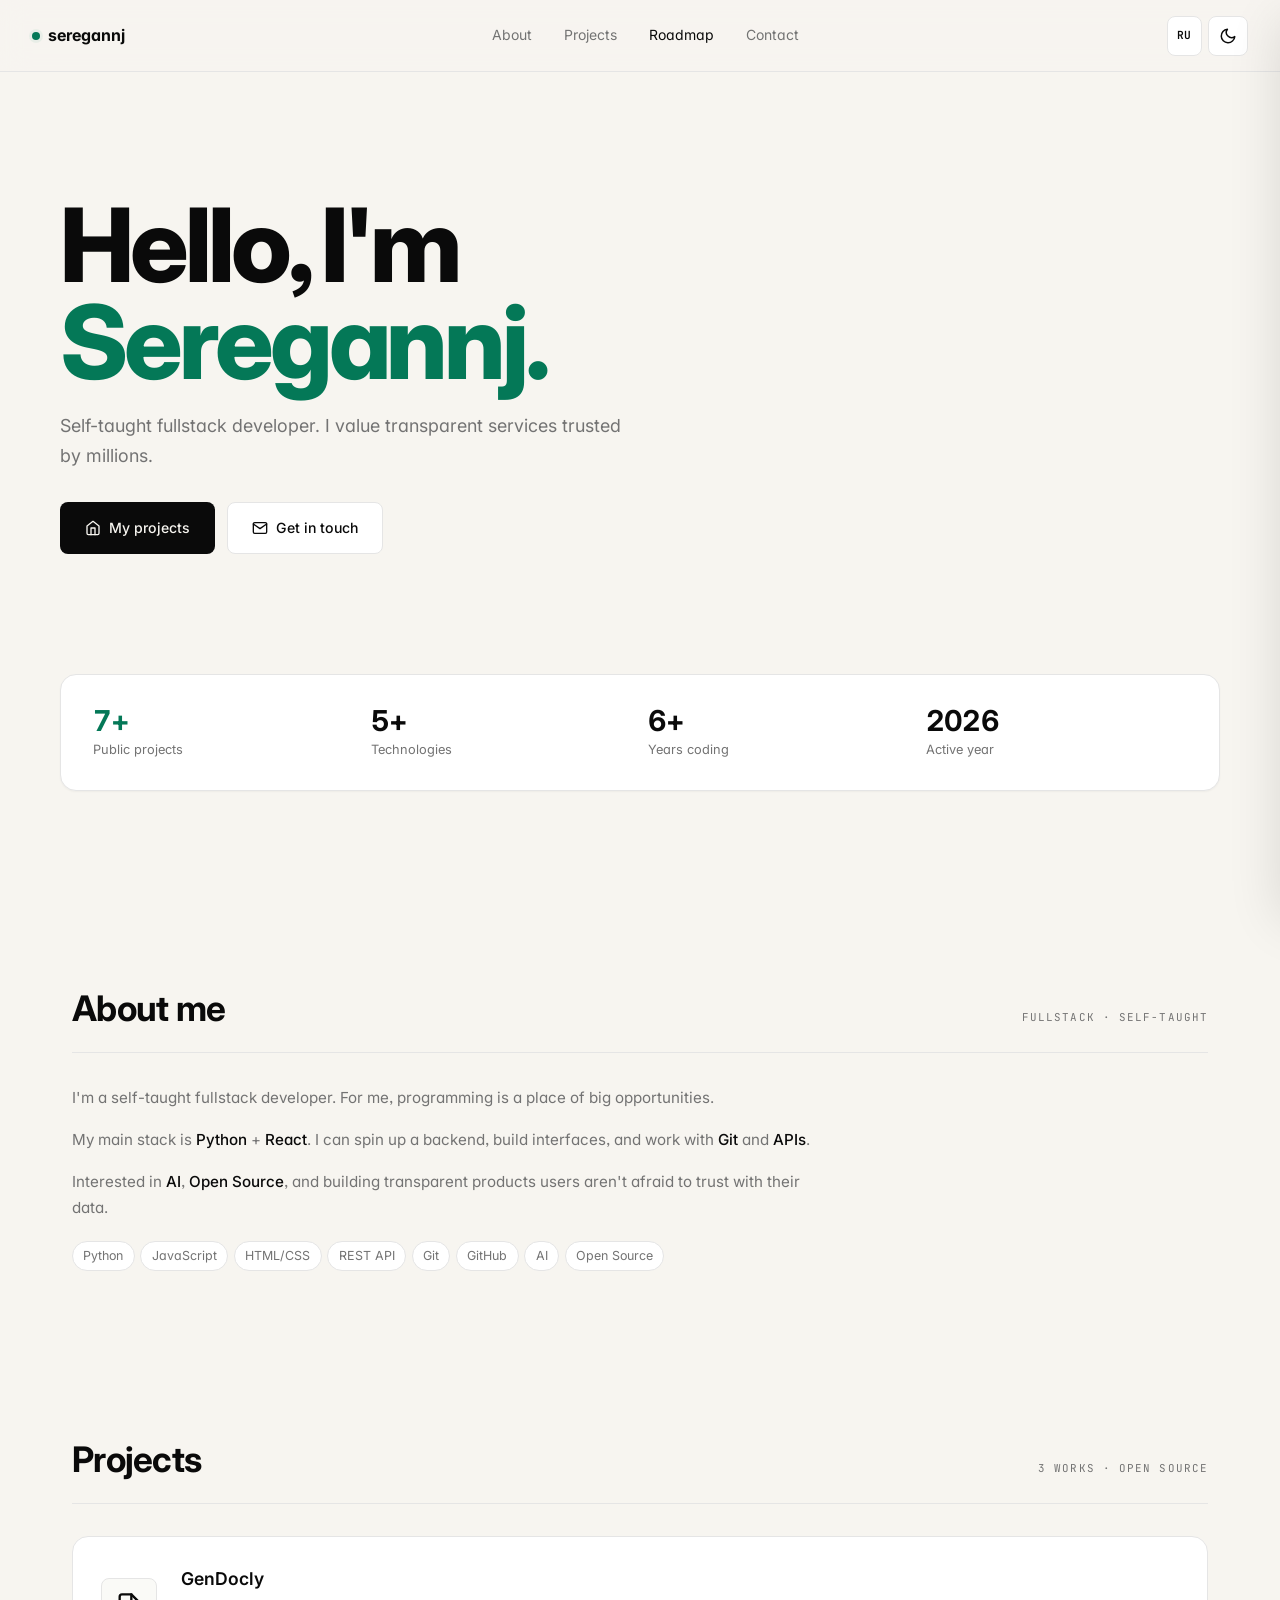
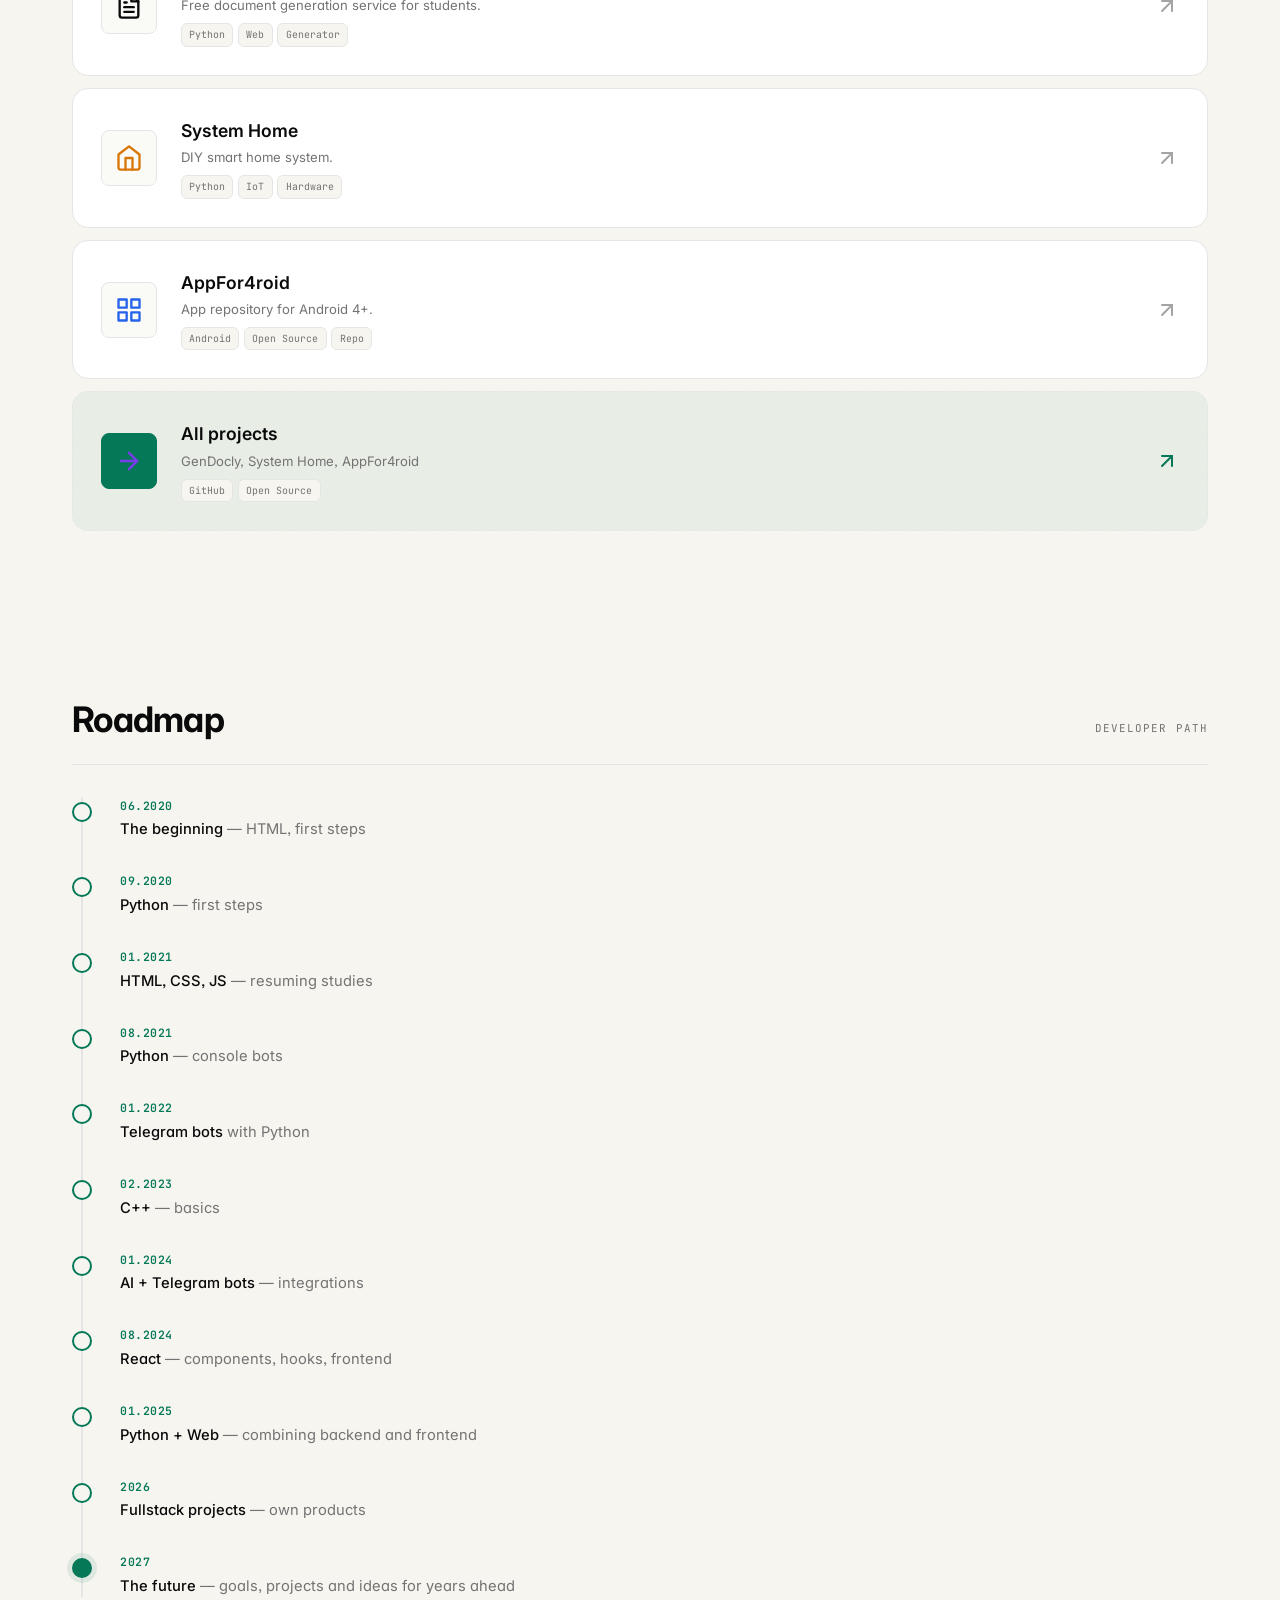
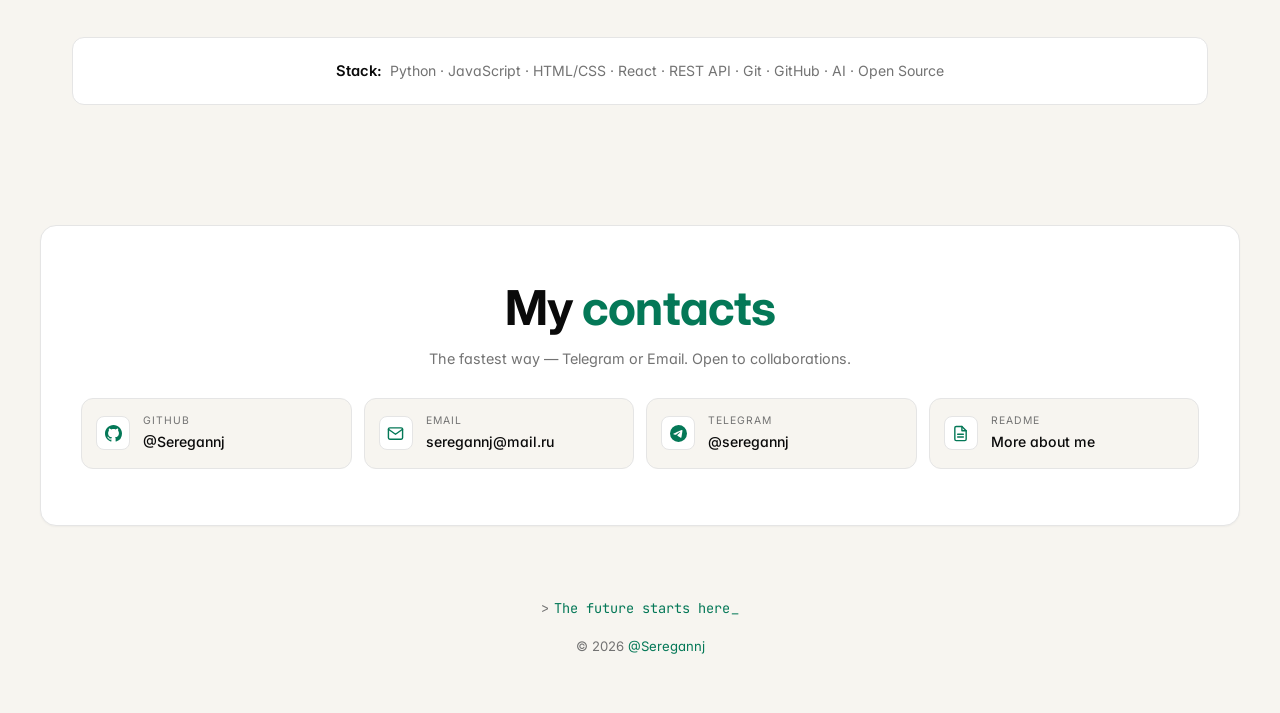
<file: index.html>
<!DOCTYPE html>
<html lang="ru">
<head>
<meta charset="UTF-8">
<script>(function(){try{var t=localStorage.getItem('p:theme');if(t!=='light'&&t!=='dark')t=window.matchMedia('(prefers-color-scheme:dark)').matches?'dark':'light';document.documentElement.setAttribute('data-theme',t)}catch(e){}})();</script>
<meta name="robots" content="noindex" />
<meta name="viewport" content="width=device-width,initial-scale=1.0,viewport-fit=cover">
<meta name="color-scheme" content="light dark">
<title>Серёга — Fullstack Developer</title>
<meta name="description" content="Серёга — fullstack-разработчик-самоучка. Python, React, Open Source, AI.">
<meta property="og:type" content="website">
<meta property="og:title" content="Серёга — Fullstack Developer">
<meta property="og:description" content="Fullstack-разработчик-самоучка. Ценю прозрачные сервисы, которым доверяют миллионы.">
<meta property="og:image" content="https://seregannj.is-a.dev/og.png">
<meta property="og:locale" content="ru_RU">
<meta name="twitter:card" content="summary_large_image">
<link rel="icon" href="data:image/svg+xml,%3Csvg xmlns='http://www.w3.org/2000/svg' viewBox='0 0 32 32'%3E%3Crect width='32' height='32' rx='8' fill='%230a0a0a'/%3E%3Ccircle cx='16' cy='16' r='6' fill='%23047857'/%3E%3C/svg%3E">
<link rel="preconnect" href="https://fonts.googleapis.com">
<link rel="preconnect" href="https://fonts.gstatic.com" crossorigin>
<link href="https://fonts.googleapis.com/css2?family=Inter:wght@300;400;500;600;700;800;900&family=JetBrains+Mono:wght@400;500&display=swap" rel="stylesheet">
<link rel="stylesheet" href="styles.css">
</head>
<body>

<nav>
  <a href="index.html" class="logo"><span class="dot"></span>seregannj</a>
  <ul>
    <li><a href="index.html#about" data-i18n="nav_about">Обо мне</a></li>
    <li><a href="index.html#work" data-i18n="nav_work">Проекты</a></li>
    <li><a href="index.html#roadmap" data-i18n="nav_roadmap">Дорожная карта</a></li>
    <li><a href="index.html#contact" data-i18n="nav_contact">Контакты</a></li>
  </ul>
  <div class="nav-actions">
    <button class="icon-btn lang-toggle" id="langToggle" type="button" aria-label="Switch language">EN</button>
    <button class="icon-btn" id="themeToggle" type="button" aria-label="Toggle theme">
      <svg class="theme-icon moon" viewBox="0 0 24 24" fill="none" stroke="currentColor" stroke-width="2" stroke-linecap="round" stroke-linejoin="round"><path d="M21 12.79A9 9 0 1 1 11.21 3 7 7 0 0 0 21 12.79z"/></svg>
      <svg class="theme-icon sun" viewBox="0 0 24 24" fill="none" stroke="currentColor" stroke-width="2" stroke-linecap="round" stroke-linejoin="round"><circle cx="12" cy="12" r="5"/><line x1="12" y1="1" x2="12" y2="3"/><line x1="12" y1="21" x2="12" y2="23"/><line x1="4.22" y1="4.22" x2="5.64" y2="5.64"/><line x1="18.36" y1="18.36" x2="19.78" y2="19.78"/><line x1="1" y1="12" x2="3" y2="12"/><line x1="21" y1="12" x2="23" y2="12"/><line x1="4.22" y1="19.78" x2="5.64" y2="18.36"/><line x1="18.36" y1="5.64" x2="19.78" y2="4.22"/></svg>
    </button>
    <button class="menu-btn" id="menuBtn" type="button" aria-label="Open menu" aria-expanded="false">
      <span class="menu-btn-inner"><span></span><span></span><span></span></span>
    </button>
  </div>
</nav>

<div class="nav-backdrop" id="navBackdrop"></div>

<aside class="nav-panel" id="navPanel" aria-label="Menu" aria-hidden="true">
  <div class="nav-panel-head">
    <span data-i18n="menu_title">Меню</span>
    <button class="icon-btn" id="closeBtn" type="button" aria-label="Close">
      <svg viewBox="0 0 24 24" width="18" height="18" fill="none" stroke="currentColor" stroke-width="2" stroke-linecap="round"><line x1="18" y1="6" x2="6" y2="18"/><line x1="6" y1="6" x2="18" y2="18"/></svg>
    </button>
  </div>
  <ul>
    <li><a href="index.html#about" tabindex="-1" data-i18n="nav_about">Обо мне</a></li>
    <li><a href="index.html#work" tabindex="-1" data-i18n="nav_work">Проекты</a></li>
    <li><a href="index.html#roadmap" tabindex="-1" data-i18n="nav_roadmap">Дорожная карта</a></li>
    <li><a href="index.html#contact" tabindex="-1" data-i18n="nav_contact">Контакты</a></li>
    <li><a href="projects.html" tabindex="-1" data-i18n="all_projects_title">Все проекты</a></li>
  </ul>
  <div class="nav-panel-foot">Sergey · 2026</div>
</aside>

<main>

<header class="hero">
  <h1><span data-i18n="hero_greeting">Привет, я</span><br><span class="accent" data-i18n="hero_name">Серёга.</span></h1>
  <p class="lead" data-i18n="hero_lead" data-i18n-html>Fullstack-разработчик-самоучка. Ценю прозрачные сервисы, которым доверяют миллионы.</p>
  <div class="hero-actions">
    <a href="#work" class="btn btn-primary">
      <svg viewBox="0 0 24 24" fill="none" stroke="currentColor" stroke-width="2" stroke-linecap="round" stroke-linejoin="round"><path d="M3 9l9-7 9 7v11a2 2 0 0 1-2 2H5a2 2 0 0 1-2-2z"/><polyline points="9 22 9 12 15 12 15 22"/></svg>
      <span data-i18n="btn_projects">Мои проекты</span>
    </a>
    <a href="#contact" class="btn btn-secondary">
      <svg viewBox="0 0 24 24" fill="none" stroke="currentColor" stroke-width="2" stroke-linecap="round" stroke-linejoin="round"><path d="M4 4h16c1.1 0 2 .9 2 2v12c0 1.1-.9 2-2 2H4c-1.1 0-2-.9-2-2V6c0-1.1.9-2 2-2z"/><polyline points="22,6 12,13 2,6"/></svg>
      <span data-i18n="btn_contact">Связаться</span>
    </a>
  </div>
  <div class="stats-bar">
    <div><div class="stat-n green" data-i18n="stat1_num">7+</div><div class="stat-l" data-i18n="stat1_label">Публичных проектов</div></div>
    <div><div class="stat-n" data-i18n="stat2_num">5+</div><div class="stat-l" data-i18n="stat2_label">Технологий</div></div>
    <div><div class="stat-n" data-i18n="stat3_num">6+</div><div class="stat-l" data-i18n="stat3_label">Лет в разработке</div></div>
    <div><div class="stat-n" data-i18n="stat4_num">2026</div><div class="stat-l" data-i18n="stat4_label">Активный год</div></div>
  </div>
</header>

<section id="about" class="reveal">
  <div class="section-header">
    <h2 data-i18n="about_title">Обо мне</h2>
    <span class="meta" data-i18n="about_meta">FULLSTACK · SELF-TAUGHT</span>
  </div>
  <div class="about-text">
    <p data-i18n="about_p1" data-i18n-html>Я fullstack-разработчик-самоучка. Для меня программирование — место больших возможностей.</p>
    <p data-i18n="about_p2" data-i18n-html>Основной стек — <strong>Python</strong> + <strong>React</strong>. Умею поднимать бэкенд, верстать интерфейсы, работать с <strong>Git</strong> и <strong>API</strong>.</p>
    <p data-i18n="about_p3" data-i18n-html>Интересуюсь <strong>AI</strong>, <strong>Open Source</strong> и тем, как делать прозрачные продукты, которым не страшно доверить свои данные.</p>
    <div class="tags"><span>Python</span><span>JavaScript</span><span>HTML/CSS</span><span>REST API</span><span>Git</span><span>GitHub</span><span>AI</span><span>Open Source</span></div>
  </div>
</section>

<section id="work" class="reveal">
  <div class="section-header">
    <h2 data-i18n="projects_title">Проекты</h2>
    <span class="meta" data-i18n="projects_meta">3 РАБОТЫ · OPEN SOURCE</span>
  </div>
  <div class="projects">
    <a href="https://github.com/seregannj/gendocly" target="_blank" rel="noopener" class="project">
      <div class="project-icon"><svg viewBox="0 0 24 24" fill="none" stroke="currentColor" stroke-width="2" stroke-linecap="round" stroke-linejoin="round"><path d="M14 2H6a2 2 0 0 0-2 2v16a2 2 0 0 0 2 2h12a2 2 0 0 0 2-2V8z"/><polyline points="14 2 14 8 20 8"/><line x1="16" y1="13" x2="8" y2="13"/><line x1="16" y1="17" x2="8" y2="17"/><polyline points="10 9 9 9 8 9"/></svg></div>
      <div class="project-info">
        <h3 data-i18n="proj1_title">GenDocly</h3>
        <p data-i18n="proj1_desc">Бесплатный сервис генерации документов для студентов.</p>
        <div class="project-tags"><span>Python</span><span>Web</span><span>Generator</span></div>
      </div>
      <svg class="project-arrow" viewBox="0 0 24 24" fill="none" stroke="currentColor" stroke-width="2" stroke-linecap="round" stroke-linejoin="round"><line x1="7" y1="17" x2="17" y2="7"/><polyline points="7 7 17 7 17 17"/></svg>
    </a>
    <a href="https://github.com/seregannj/system-home" target="_blank" rel="noopener" class="project">
      <div class="project-icon"><svg viewBox="0 0 24 24" fill="none" stroke="currentColor" stroke-width="2" stroke-linecap="round" stroke-linejoin="round"><path d="M3 9l9-7 9 7v11a2 2 0 0 1-2 2H5a2 2 0 0 1-2-2z"/><polyline points="9 22 9 12 15 12 15 22"/></svg></div>
      <div class="project-info">
        <h3 data-i18n="proj2_title">System Home</h3>
        <p data-i18n="proj2_desc">Умный дом своими руками.</p>
        <div class="project-tags"><span>Python</span><span>IoT</span><span>Hardware</span></div>
      </div>
      <svg class="project-arrow" viewBox="0 0 24 24" fill="none" stroke="currentColor" stroke-width="2" stroke-linecap="round" stroke-linejoin="round"><line x1="7" y1="17" x2="17" y2="7"/><polyline points="7 7 17 7 17 17"/></svg>
    </a>
    <a href="https://github.com/seregannj/repo-helper-android-4" target="_blank" rel="noopener" class="project">
      <div class="project-icon"><svg viewBox="0 0 24 24" fill="none" stroke="currentColor" stroke-width="2" stroke-linecap="round" stroke-linejoin="round"><rect x="3" y="3" width="7" height="7"/><rect x="14" y="3" width="7" height="7"/><rect x="3" y="14" width="7" height="7"/><rect x="14" y="14" width="7" height="7"/></svg></div>
      <div class="project-info">
        <h3 data-i18n="proj3_title">AppFor4roid</h3>
        <p data-i18n="proj3_desc">Репозиторий приложений для Android 4+.</p>
        <div class="project-tags"><span>Android</span><span>Open Source</span><span>Repo</span></div>
      </div>
      <svg class="project-arrow" viewBox="0 0 24 24" fill="none" stroke="currentColor" stroke-width="2" stroke-linecap="round" stroke-linejoin="round"><line x1="7" y1="17" x2="17" y2="7"/><polyline points="7 7 17 7 17 17"/></svg>
    </a>

    <!-- CTA-карточка -->
    <a href="projects.html" class="project project-cta">
      <div class="project-icon"><svg viewBox="0 0 24 24" fill="none" stroke="currentColor" stroke-width="2" stroke-linecap="round" stroke-linejoin="round"><line x1="5" y1="12" x2="19" y2="12"/><polyline points="12 5 19 12 12 19"/></svg></div>
      <div class="project-info">
        <h3 data-i18n="cta_title">Все проекты</h3>
        <p data-i18n="all_projects_desc">GenDocly, System Home, AppFor4roid</p>
        <div class="project-tags"><span>GitHub</span><span>Open Source</span></div>
      </div>
      <svg class="project-arrow" viewBox="0 0 24 24" fill="none" stroke="currentColor" stroke-width="2" stroke-linecap="round" stroke-linejoin="round"><line x1="7" y1="17" x2="17" y2="7"/><polyline points="7 7 17 7 17 17"/></svg>
    </a>
  </div>
</section>

<section id="roadmap" class="reveal">
  <div class="section-header">
    <h2 data-i18n="rm_title">Дорожная карта</h2>
    <span class="meta" data-i18n="rm_meta">ПУТЬ РАЗРАБОТЧИКА</span>
  </div>
  <div class="timeline">
    <div class="timeline-item"><div class="timeline-dot"></div><div class="tl-date">06.2020</div><div class="tl-text" data-i18n="tl1" data-i18n-html><strong>Начало пути</strong> — HTML, первые шаги</div></div>
    <div class="timeline-item"><div class="timeline-dot"></div><div class="tl-date">09.2020</div><div class="tl-text" data-i18n="tl2" data-i18n-html><strong>Python</strong> — первые шаги</div></div>
    <div class="timeline-item"><div class="timeline-dot"></div><div class="tl-date">01.2021</div><div class="tl-text" data-i18n="tl3" data-i18n-html><strong>HTML, CSS, JS</strong> — возобновление учёбы</div></div>
    <div class="timeline-item"><div class="timeline-dot"></div><div class="tl-date">08.2021</div><div class="tl-text" data-i18n="tl4" data-i18n-html><strong>Python</strong> — консольные боты</div></div>
    <div class="timeline-item"><div class="timeline-dot"></div><div class="tl-date">01.2022</div><div class="tl-text" data-i18n="tl5" data-i18n-html><strong>Telegram-боты</strong> на Python</div></div>
    <div class="timeline-item"><div class="timeline-dot"></div><div class="tl-date">02.2023</div><div class="tl-text" data-i18n="tl6" data-i18n-html><strong>C++</strong> — основы</div></div>
    <div class="timeline-item"><div class="timeline-dot"></div><div class="tl-date">01.2024</div><div class="tl-text" data-i18n="tl7" data-i18n-html><strong>AI + Telegram-боты</strong> — интеграции</div></div>
    <div class="timeline-item"><div class="timeline-dot"></div><div class="tl-date">08.2024</div><div class="tl-text" data-i18n="tl8" data-i18n-html><strong>React</strong> — компоненты, хуки, frontend</div></div>
    <div class="timeline-item"><div class="timeline-dot"></div><div class="tl-date">01.2025</div><div class="tl-text" data-i18n="tl9" data-i18n-html><strong>Python + Web</strong> — совмещение бэкенда и фронта</div></div>
    <div class="timeline-item"><div class="timeline-dot"></div><div class="tl-date">2026</div><div class="tl-text" data-i18n="tl10" data-i18n-html><strong>Fullstack-проекты</strong> — собственные продукты</div></div>
    <div class="timeline-item"><div class="timeline-dot"></div><div class="tl-date">2027</div><div class="tl-text" data-i18n="tl11" data-i18n-html><strong>Будущее</strong> — цели, проекты и идеи на годы вперёд</div></div>
  </div>
  <div class="stack-summary">
    <span class="ss-label" data-i18n="ss_label">Стек:</span>
    <span class="ss-items">Python · JavaScript · HTML/CSS · React · REST API · Git · GitHub · AI · Open Source</span>
  </div>
</section>

<section id="contact" class="contact reveal">
  <h2><span data-i18n="contact_prep">Мои</span> <span class="green" data-i18n="contact_green">контакты</span></h2>
  <p data-i18n="contact_desc">Самый быстрый способ — Telegram или Email. Открыт к коллаборациям.</p>
  <div class="contact-grid">
    <a href="https://github.com/Seregannj" target="_blank" rel="noopener" class="contact-card">
      <div class="contact-card-icon"><svg viewBox="0 0 24 24" fill="currentColor"><path d="M12 0C5.37 0 0 5.37 0 12c0 5.31 3.435 9.795 8.205 11.385.6.105.825-.255.825-.57 0-.285-.015-1.23-.015-2.235-3.015.555-3.795-.735-4.035-1.41-.135-.345-.72-1.41-1.23-1.695-.42-.225-1.02-.78-.015-.795.945-.015 1.62.87 1.845 1.23 1.08 1.815 2.805 1.305 3.495.99.105-.78.42-1.305.765-1.605-2.67-.3-5.46-1.335-5.46-5.925 0-1.305.465-2.385 1.23-3.225-.12-.3-.54-1.53.12-3.18 0 0 1.005-.315 3.3 1.23.96-.27 1.98-.405 3-.405s2.04.135 3 .405c2.295-1.56 3.3-1.23 3.3-1.23.66 1.65.24 2.88.12 3.18.765.84 1.23 1.905 1.23 3.225 0 4.605-2.805 5.625-5.475 5.925.435.375.81 1.095.81 2.22 0 1.605-.015 2.895-.015 3.3 0 .315.225.69.825.57A12.02 12.02 0 0 0 24 12c0-6.63-5.37-12-12-12z"/></svg></div>
      <div class="contact-card-info"><div class="label">GitHub</div><div class="value">@Seregannj</div></div>
    </a>
    <a href="mailto:seregannj@mail.ru" class="contact-card">
      <div class="contact-card-icon"><svg viewBox="0 0 24 24" fill="none" stroke="currentColor" stroke-width="2" stroke-linecap="round" stroke-linejoin="round"><path d="M4 4h16c1.1 0 2 .9 2 2v12c0 1.1-.9 2-2 2H4c-1.1 0-2-.9-2-2V6c0-1.1.9-2 2-2z"/><polyline points="22,6 12,13 2,6"/></svg></div>
      <div class="contact-card-info"><div class="label">Email</div><div class="value">seregannj@mail.ru</div></div>
    </a>
    <a href="https://t.me/seregannj" target="_blank" rel="noopener" class="contact-card">
      <div class="contact-card-icon"><svg viewBox="0 0 24 24" fill="currentColor"><path d="M11.944 0A12 12 0 0 0 0 12a12 12 0 0 0 12 12 12 12 0 0 0 12-12A12 12 0 0 0 12 0a12 12 0 0 0-.056 0zm4.962 7.224c.1-.002.321.023.465.14a.506.506 0 0 1 .171.325c.016.093.036.306.02.472-.18 1.898-.962 6.502-1.36 8.627-.168.9-.499 1.201-.82 1.23-.696.065-1.225-.46-1.9-.902-1.056-.693-1.653-1.124-2.678-1.8-1.185-.78-.417-1.21.258-1.91.177-.184 3.247-2.977 3.307-3.23.007-.032.014-.15-.056-.212s-.174-.041-.249-.024c-.106.024-1.793 1.14-5.061 3.345-.48.33-.913.49-1.302.48-.428-.008-1.252-.241-1.865-.44-.752-.245-1.349-.374-1.297-.789.027-.216.325-.437.893-.663 3.498-1.524 5.83-2.529 6.998-3.014 3.332-1.386 4.025-1.627 4.476-1.635z"/></svg></div>
      <div class="contact-card-info"><div class="label">Telegram</div><div class="value">@seregannj</div></div>
    </a>
    <a href="https://github.com/Seregannj/Seregannj/blob/main/README_RU.md" target="_blank" rel="noopener" class="contact-card">
      <div class="contact-card-icon"><svg viewBox="0 0 24 24" fill="none" stroke="currentColor" stroke-width="2" stroke-linecap="round" stroke-linejoin="round"><path d="M14 2H6a2 2 0 0 0-2 2v16a2 2 0 0 0 2 2h12a2 2 0 0 0 2-2V8z"/><polyline points="14 2 14 8 20 8"/><line x1="16" y1="13" x2="8" y2="13"/><line x1="16" y1="17" x2="8" y2="17"/></svg></div>
      <div class="contact-card-info"><div class="label">README</div><div class="value" data-i18n="contact_readme_val">Подробнее обо мне</div></div>
    </a>
  </div>
</section>

</main>

<footer>
  <div class="footer-terminal"><span class="prompt">&gt; </span><span id="footerTyping"></span></div>
  <p>© 2026 <a href="https://github.com/Seregannj" target="_blank" rel="noopener">@Seregannj</a></p>
</footer>

<button class="back-top" id="backTop" type="button" aria-label="Наверх">
  <svg viewBox="0 0 24 24" fill="none" stroke="currentColor" stroke-width="2.5" stroke-linecap="round" stroke-linejoin="round"><polyline points="18 15 12 9 6 15"/></svg>
</button>

<script src="script.js"></script>
</body>
</html>
</file>
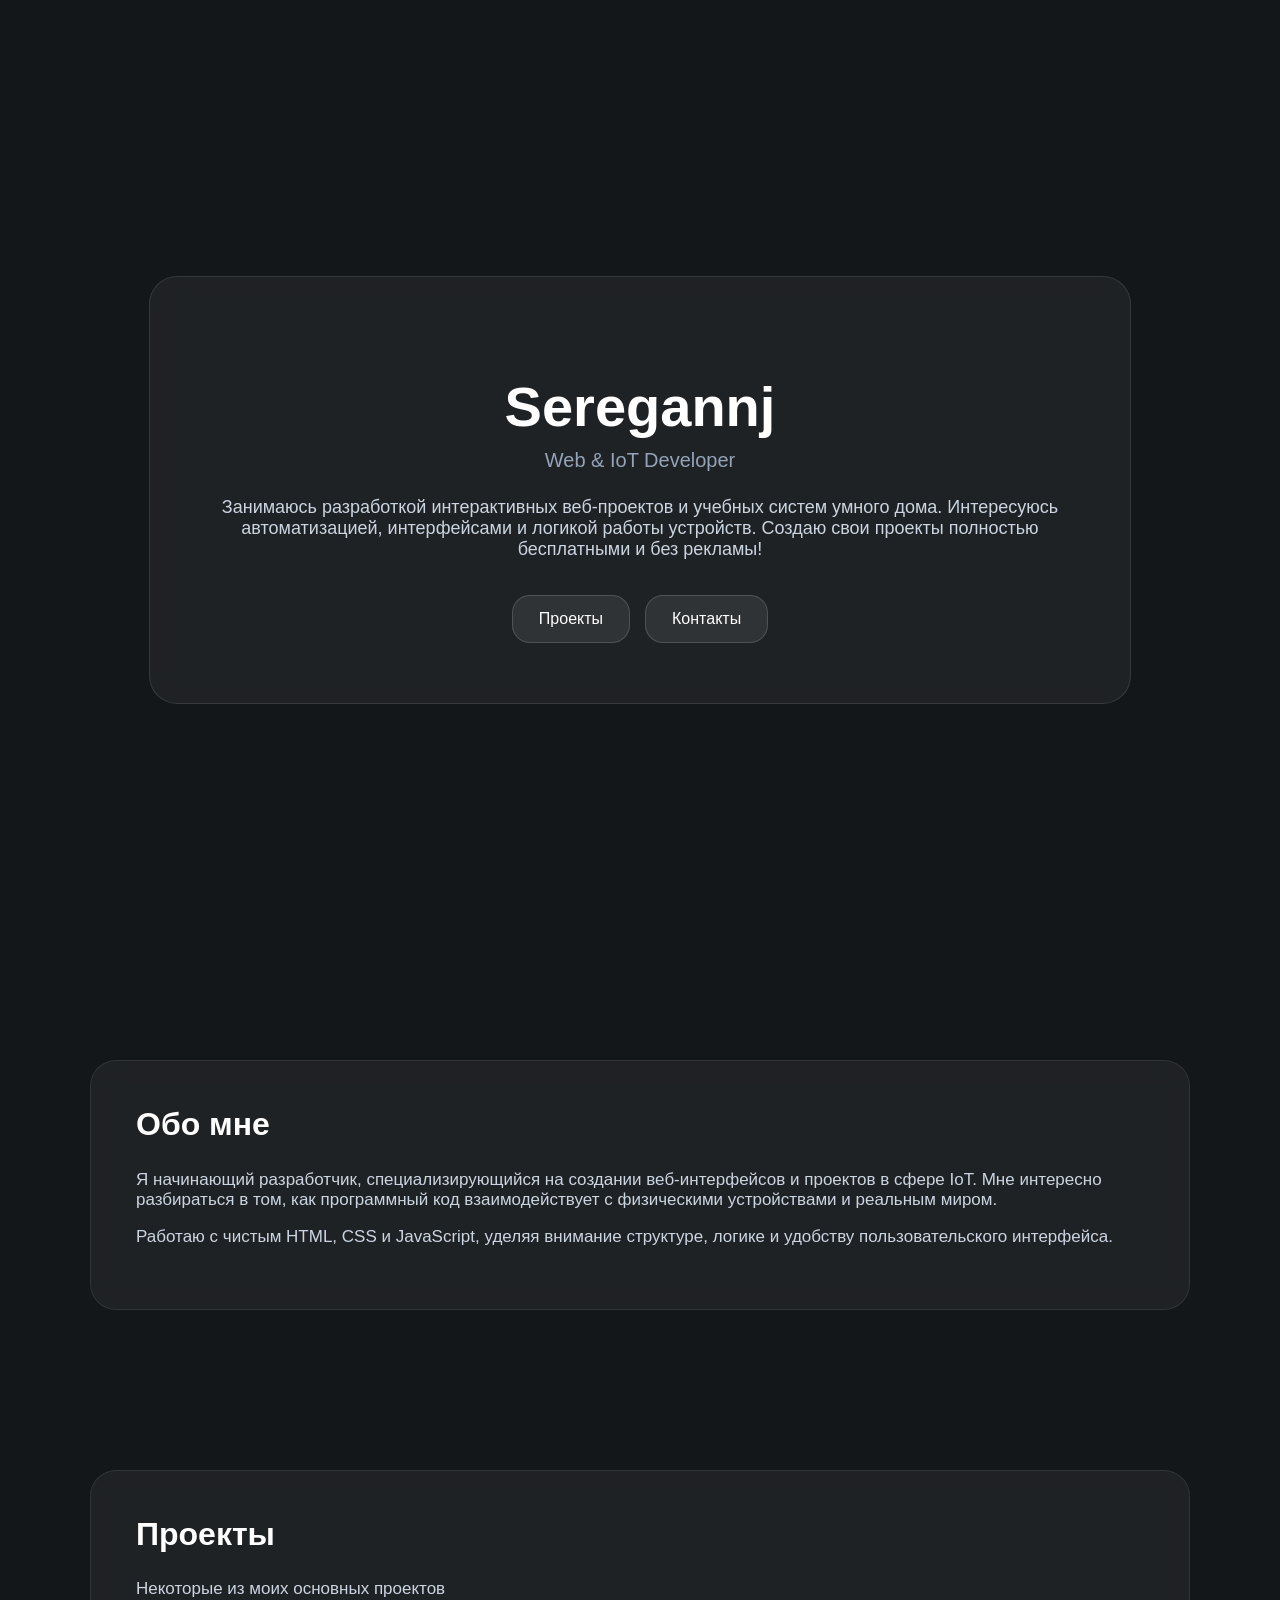
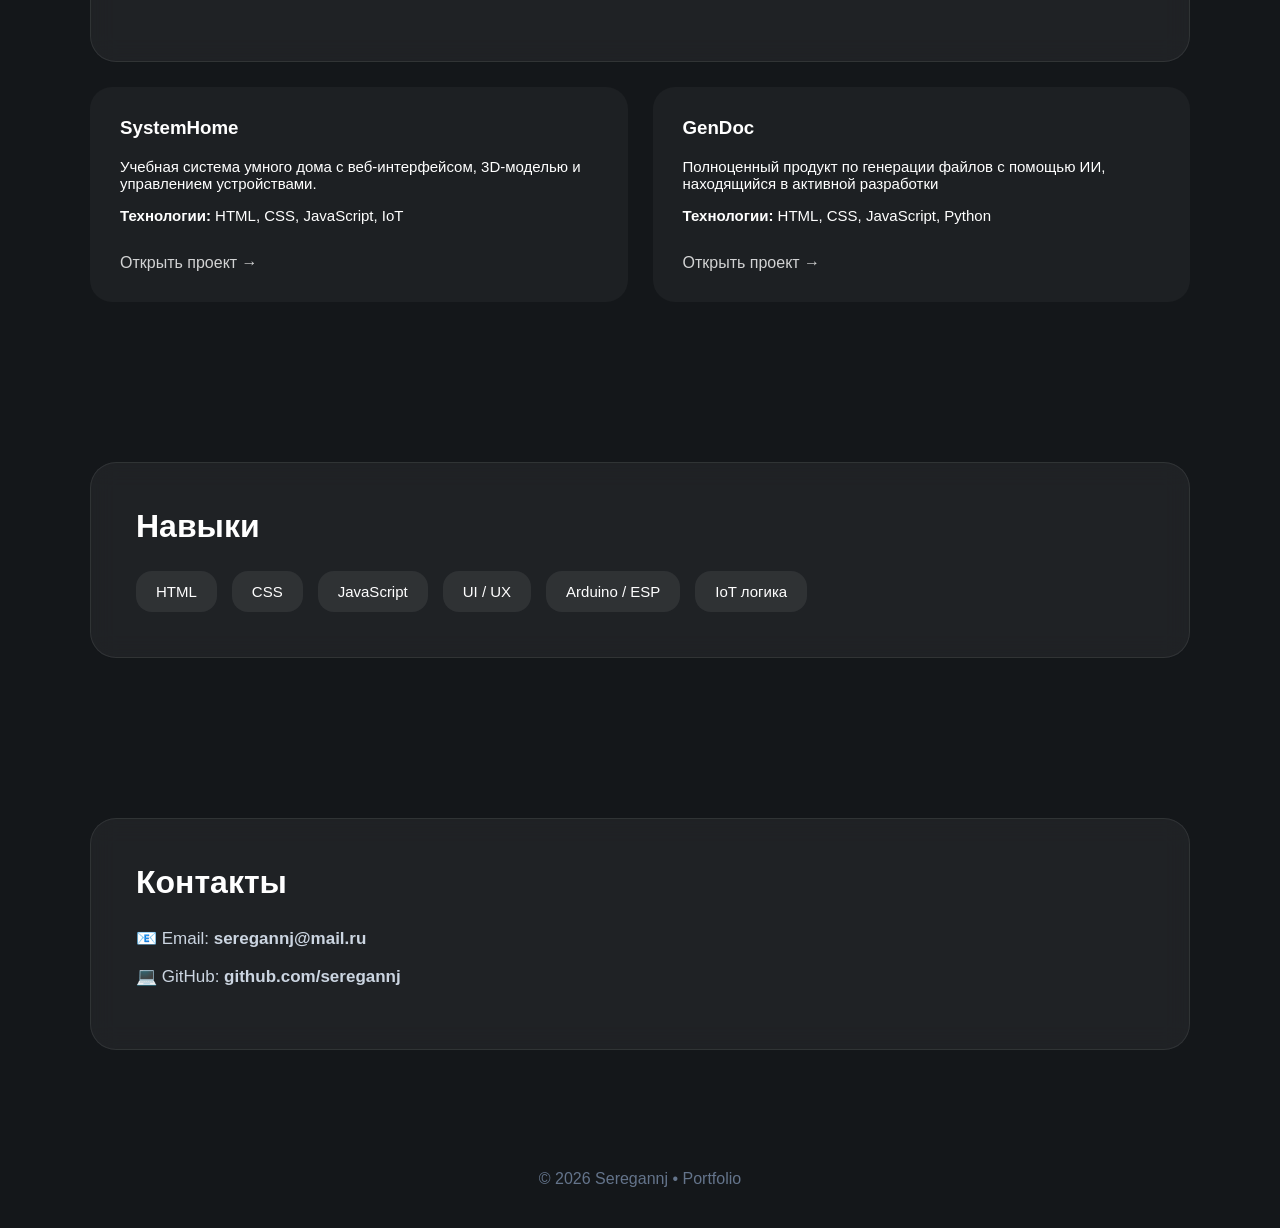
<file: old.html>
<!DOCTYPE html>
<html lang="ru">
<head>
<meta charset="UTF-8">
<meta name="viewport" content="width=device-width, initial-scale=1.0">
<title>Seregannj — Portfolio</title>

<style>
body {
    margin: 0;
    font-family: Arial, Helvetica, sans-serif;
    background-color: #14171a;
    color: #ffffff;
    scroll-behavior: smooth;
}

/* Hero */
header {
    min-height: 100vh;
    display: flex;
    align-items: center;
    justify-content: center;
    padding: 40px 20px;
}

.hero {
    max-width: 900px;
    text-align: center;
    background: rgba(255,255,255,0.05);
    backdrop-filter: blur(14px);
    border-radius: 28px;
    padding: 60px 40px;
    border: 1px solid rgba(255,255,255,0.1);
}

.hero h1 {
    font-size: clamp(36px, 8vw, 56px);
    margin-bottom: 10px;
}

.hero span {
    color: #94a3b8;
    font-size: 20px;
}

.hero p {
    margin-top: 25px;
    font-size: 18px;
    color: #cbd5e1;
}

.buttons {
    margin-top: 35px;
    display: flex;
    justify-content: center;
    gap: 15px;
    flex-wrap: wrap;
}

.buttons a {
    padding: 14px 26px;
    border-radius: 18px;
    text-decoration: none;
    color: #ffffff;
    background: rgba(255,255,255,0.08);
    border: 1px solid rgba(255,255,255,0.15);
}

.buttons a:hover {
    background: rgba(255,255,255,0.15);
}

/* Sections */
section {
    max-width: 1100px;
    margin: auto;
    padding: 80px 20px;
}

.glass {
    background: rgba(255,255,255,0.05);
    backdrop-filter: blur(12px);
    border-radius: 26px;
    padding: 45px;
    border: 1px solid rgba(255,255,255,0.08);
}

.glass h2 {
    margin-top: 0;
    font-size: 32px;
}

.glass p {
    font-size: 17px;
    color: #cbd5e1;
}

/* Projects */
.projects {
    display: grid;
    grid-template-columns: repeat(auto-fit, minmax(280px, 1fr));
    gap: 25px;
    margin-top: 25px;
}

.project {
    padding: 30px;
    border-radius: 22px;
    background: rgba(255,255,255,0.04);
    transition: transform 0.25s ease, background 0.25s ease;
}

.project:hover {
    transform: translateY(-6px);
    background: rgba(255,255,255,0.08);
}

.project h3 {
    margin-top: 0;
}

.project p {
    font-size: 15px;
}

.project a {
    display: inline-block;
    margin-top: 15px;
    color: #ffffff;
    text-decoration: none;
    opacity: 0.8;
}

/* Skills */
.skills {
    display: flex;
    flex-wrap: wrap;
    gap: 15px;
}

.skill {
    padding: 12px 20px;
    border-radius: 16px;
    background: rgba(255,255,255,0.07);
    font-size: 15px;
}

/* Footer */
footer {
    text-align: center;
    padding: 40px;
    color: #64748b;
}

/* Responsive */
@media(max-width:600px){
    .hero{padding:40px 20px;}
    .glass{padding:30px;}
    .buttons a{padding:12px 20px;}
}
</style>
</head>

<body>

<!-- Hero Section -->
<header>
<div class="hero">
    <h1>Seregannj</h1>
    <span>Web & IoT Developer</span>

    <p>
        Занимаюсь разработкой интерактивных веб-проектов и учебных систем
        умного дома. Интересуюсь автоматизацией, интерфейсами и логикой работы устройств. Создаю свои проекты полностью бесплатными и без рекламы!
    </p>

    <div class="buttons">
        <a href="#projects">Проекты</a>
        <a href="#contacts">Контакты</a>
    </div>
</div>
</header>

<!-- About Section -->
<section id="about">
<div class="glass">
<h2>Обо мне</h2>
<p>
Я начинающий разработчик, специализирующийся на создании веб-интерфейсов и проектов в сфере IoT. Мне интересно разбираться в том, как программный код взаимодействует с физическими устройствами и реальным миром.
</p>
<p>
Работаю с чистым HTML, CSS и JavaScript, уделяя внимание структуре, логике и удобству пользовательского интерфейса.
</p>
</div>
</section>

<!-- Projects Section -->
<section id="projects">
<div class="glass">
<h2>Проекты</h2>
<p>Некоторые из моих основных проектов</p>
</div>

<div class="projects">
<div class="project">
<h3>SystemHome</h3>
<p>Учебная система умного дома с веб-интерфейсом, 3D-моделью и управлением устройствами.</p>
<p><b>Технологии:</b> HTML, CSS, JavaScript, IoT</p>
<a href="/system-home">Открыть проект →</a>
</div>
<div class="project">
<h3>GenDoc</h3>
<p>Полноценный продукт по генерации файлов с помощью ИИ, находящийся в активной разработки</p>
<p><b>Технологии:</b> HTML, CSS, JavaScript, Python</p>
<a href="https://seregannj.github.io/gendoc">Открыть проект →</a>
</div>
</div>
</section>

<!-- Skills Section -->
<section id="skills">
<div class="glass">
<h2>Навыки</h2>

<div class="skills">
<div class="skill">HTML</div>
<div class="skill">CSS</div>
<div class="skill">JavaScript</div>
<div class="skill">UI / UX</div>
<div class="skill">Arduino / ESP</div>
<div class="skill">IoT логика</div>
</div>

</div>
</section>

<!-- Contacts Section -->
<section id="contacts">
<div class="glass">
<h2>Контакты</h2>

<p>📧 Email: <b>seregannj@mail.ru</b></p>
<p>💻 GitHub: <b>github.com/seregannj</b></p>

</div>
</section>

<!-- Footer -->
<footer>
© 2026 Seregannj • Portfolio
</footer>

</body>
</html>
</file>
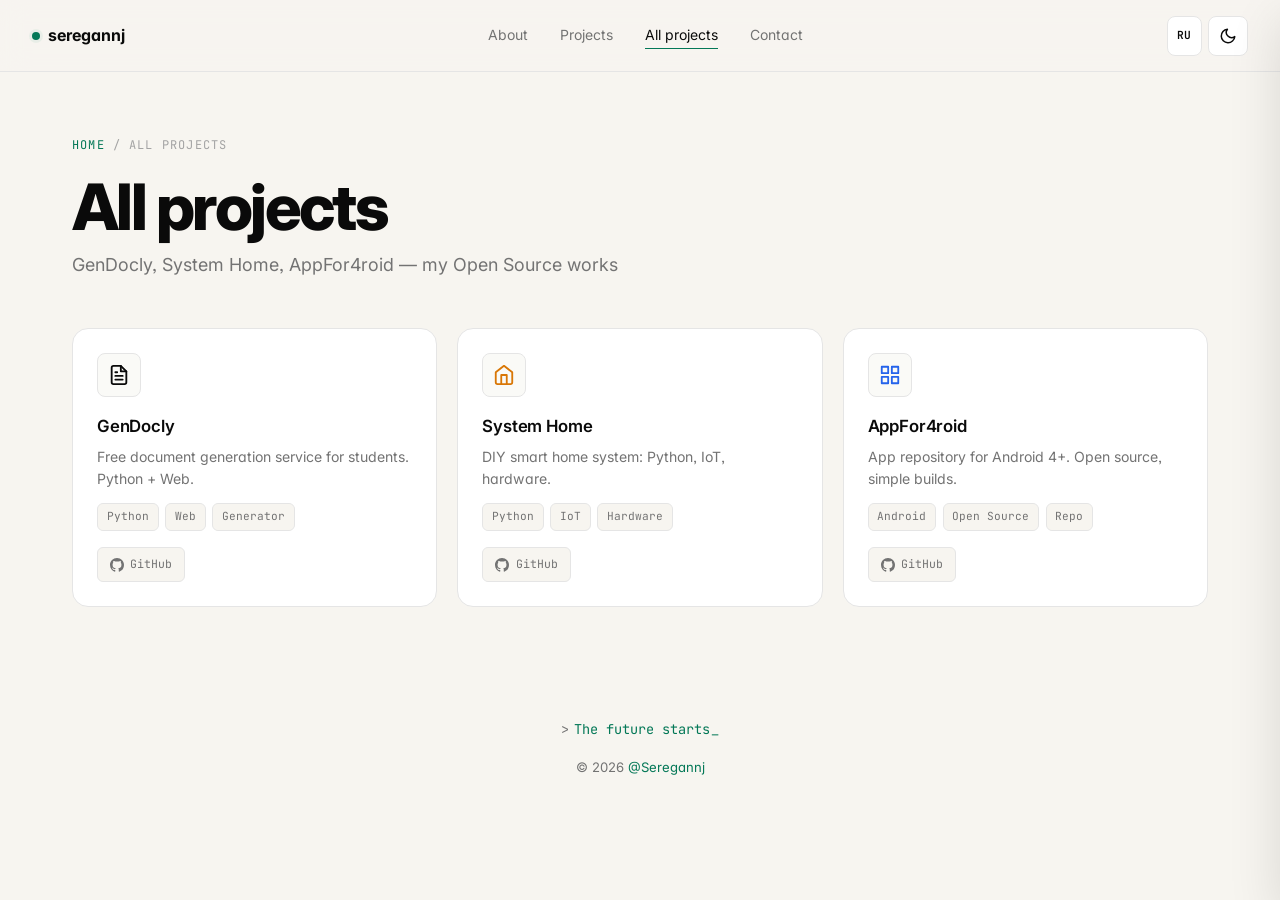
<file: projects.html>
<!DOCTYPE html>
<html lang="ru">
<head>
<meta charset="UTF-8">
<script>(function(){try{var t=localStorage.getItem('p:theme');if(t!=='light'&&t!=='dark')t=window.matchMedia('(prefers-color-scheme:dark)').matches?'dark':'light';document.documentElement.setAttribute('data-theme',t)}catch(e){}})();</script>
<meta name="viewport" content="width=device-width,initial-scale=1.0,viewport-fit=cover">
<meta name="color-scheme" content="light dark">
<title>Все проекты — Серёга</title>
<meta name="description" content="Полный список проектов Серёги — fullstack-разработчика.">
<link rel="icon" href="data:image/svg+xml,%3Csvg xmlns='http://www.w3.org/2000/svg' viewBox='0 0 32 32'%3E%3Crect width='32' height='32' rx='8' fill='%230a0a0a'/%3E%3Ccircle cx='16' cy='16' r='6' fill='%23047857'/%3E%3C/svg%3E">
<link rel="preconnect" href="https://fonts.googleapis.com">
<link rel="preconnect" href="https://fonts.gstatic.com" crossorigin>
<link href="https://fonts.googleapis.com/css2?family=Inter:wght@300;400;500;600;700;800;900&family=JetBrains+Mono:wght@400;500&display=swap" rel="stylesheet">
<link rel="stylesheet" href="styles.css">
</head>
<body>

<nav>
  <a href="index.html" class="logo"><span class="dot"></span>seregannj</a>
  <ul>
    <li><a href="index.html#about" data-i18n="nav_about">Обо мне</a></li>
    <li><a href="index.html#work" data-i18n="nav_work">Проекты</a></li>
    <li><a href="projects.html" aria-current="page" data-i18n="all_projects_title">Все проекты</a></li>
    <li><a href="index.html#contact" data-i18n="nav_contact">Контакты</a></li>
  </ul>
  <div class="nav-actions">
    <button class="icon-btn lang-toggle" id="langToggle" type="button" aria-label="Switch language">EN</button>
    <button class="icon-btn" id="themeToggle" type="button" aria-label="Toggle theme">
      <svg class="theme-icon moon" viewBox="0 0 24 24" fill="none" stroke="currentColor" stroke-width="2" stroke-linecap="round" stroke-linejoin="round"><path d="M21 12.79A9 9 0 1 1 11.21 3 7 7 0 0 0 21 12.79z"/></svg>
      <svg class="theme-icon sun" viewBox="0 0 24 24" fill="none" stroke="currentColor" stroke-width="2" stroke-linecap="round" stroke-linejoin="round"><circle cx="12" cy="12" r="5"/><line x1="12" y1="1" x2="12" y2="3"/><line x1="12" y1="21" x2="12" y2="23"/><line x1="4.22" y1="4.22" x2="5.64" y2="5.64"/><line x1="18.36" y1="18.36" x2="19.78" y2="19.78"/><line x1="1" y1="12" x2="3" y2="12"/><line x1="21" y1="12" x2="23" y2="12"/><line x1="4.22" y1="19.78" x2="5.64" y2="18.36"/><line x1="18.36" y1="5.64" x2="19.78" y2="4.22"/></svg>
    </button>
    <button class="menu-btn" id="menuBtn" type="button" aria-label="Open menu" aria-expanded="false">
      <span class="menu-btn-inner"><span></span><span></span><span></span></span>
    </button>
  </div>
</nav>

<div class="nav-backdrop" id="navBackdrop"></div>

<aside class="nav-panel" id="navPanel" aria-label="Menu" aria-hidden="true">
  <div class="nav-panel-head">
    <span data-i18n="menu_title">Меню</span>
    <button class="icon-btn" id="closeBtn" type="button" aria-label="Close">
      <svg viewBox="0 0 24 24" width="18" height="18" fill="none" stroke="currentColor" stroke-width="2" stroke-linecap="round"><line x1="18" y1="6" x2="6" y2="18"/><line x1="6" y1="6" x2="18" y2="18"/></svg>
    </button>
  </div>
  <ul>
    <li><a href="index.html#about" tabindex="-1" data-i18n="nav_about">Обо мне</a></li>
    <li><a href="index.html#work" tabindex="-1" data-i18n="nav_work">Проекты</a></li>
    <li><a href="projects.html" tabindex="-1" aria-current="page" data-i18n="all_projects_title">Все проекты</a></li>
    <li><a href="index.html#contact" tabindex="-1" data-i18n="nav_contact">Контакты</a></li>
  </ul>
  <div class="nav-panel-foot">Sergey · 2026</div>
</aside>

<main>

<header class="page-hero reveal">
  <div class="breadcrumb">
    <a href="index.html" data-i18n="breadcrumb_home">Главная</a>
    <span class="sep">/</span>
    <span data-i18n="all_projects_title">Все проекты</span>
  </div>
  <h1 data-i18n="page_projects_title">Все проекты</h1>
  <p data-i18n="page_projects_subtitle">GenDocly, System Home, AppFor4roid — мои Open Source работы</p>
</header>

<section class="projects-list-wrap">
  <div class="projects-list">

    <a href="https://github.com/seregannj/gendocly" target="_blank" rel="noopener" class="project-card">
      <div class="project-card-icon"><svg viewBox="0 0 24 24" fill="none" stroke="currentColor" stroke-width="2" stroke-linecap="round" stroke-linejoin="round"><path d="M14 2H6a2 2 0 0 0-2 2v16a2 2 0 0 0 2 2h12a2 2 0 0 0 2-2V8z"/><polyline points="14 2 14 8 20 8"/><line x1="16" y1="13" x2="8" y2="13"/><line x1="16" y1="17" x2="8" y2="17"/><polyline points="10 9 9 9 8 9"/></svg></div>
      <div class="project-card-info">
        <h3 data-i18n="pc1_title">GenDocly</h3>
        <p data-i18n="pc1_desc">Бесплатный сервис генерации документов для студентов. Python + Web.</p>
        <div class="project-card-tags"><span>Python</span><span>Web</span><span>Generator</span></div>
        <div class="project-card-links">
          <span class="project-card-link"><svg viewBox="0 0 24 24" fill="currentColor" width="14" height="14"><path d="M12 0C5.37 0 0 5.37 0 12c0 5.31 3.435 9.795 8.205 11.385.6.105.825-.255.825-.57 0-.285-.015-1.23-.015-2.235-3.015.555-3.795-.735-4.035-1.41-.135-.345-.72-1.41-1.23-1.695-.42-.225-1.02-.78-.015-.795.945-.015 1.62.87 1.845 1.23 1.08 1.815 2.805 1.305 3.495.99.105-.78.42-1.305.765-1.605-2.67-.3-5.46-1.335-5.46-5.925 0-1.305.465-2.385 1.23-3.225-.12-.3-.54-1.53.12-3.18 0 0 1.005-.315 3.3 1.23.96-.27 1.98-.405 3-.405s2.04.135 3 .405c2.295-1.56 3.3-1.23 3.3-1.23.66 1.65.24 2.88.12 3.18.765.84 1.23 1.905 1.23 3.225 0 4.605-2.805 5.625-5.475 5.925.435.375.81 1.095.81 2.22 0 1.605-.015 2.895-.015 3.3 0 .315.225.69.825.57A12.02 12.02 0 0 0 24 12c0-6.63-5.37-12-12-12z"/></svg><span data-i18n="link_github">GitHub</span></span>
        </div>
      </div>
    </a>

    <a href="https://github.com/seregannj/system-home" target="_blank" rel="noopener" class="project-card">
      <div class="project-card-icon"><svg viewBox="0 0 24 24" fill="none" stroke="currentColor" stroke-width="2" stroke-linecap="round" stroke-linejoin="round"><path d="M3 9l9-7 9 7v11a2 2 0 0 1-2 2H5a2 2 0 0 1-2-2z"/><polyline points="9 22 9 12 15 12 15 22"/></svg></div>
      <div class="project-card-info">
        <h3 data-i18n="pc2_title">System Home</h3>
        <p data-i18n="pc2_desc">Умный дом своими руками: Python, IoT, железо.</p>
        <div class="project-card-tags"><span>Python</span><span>IoT</span><span>Hardware</span></div>
        <div class="project-card-links">
          <span class="project-card-link"><svg viewBox="0 0 24 24" fill="currentColor" width="14" height="14"><path d="M12 0C5.37 0 0 5.37 0 12c0 5.31 3.435 9.795 8.205 11.385.6.105.825-.255.825-.57 0-.285-.015-1.23-.015-2.235-3.015.555-3.795-.735-4.035-1.41-.135-.345-.72-1.41-1.23-1.695-.42-.225-1.02-.78-.015-.795.945-.015 1.62.87 1.845 1.23 1.08 1.815 2.805 1.305 3.495.99.105-.78.42-1.305.765-1.605-2.67-.3-5.46-1.335-5.46-5.925 0-1.305.465-2.385 1.23-3.225-.12-.3-.54-1.53.12-3.18 0 0 1.005-.315 3.3 1.23.96-.27 1.98-.405 3-.405s2.04.135 3 .405c2.295-1.56 3.3-1.23 3.3-1.23.66 1.65.24 2.88.12 3.18.765.84 1.23 1.905 1.23 3.225 0 4.605-2.805 5.625-5.475 5.925.435.375.81 1.095.81 2.22 0 1.605-.015 2.895-.015 3.3 0 .315.225.69.825.57A12.02 12.02 0 0 0 24 12c0-6.63-5.37-12-12-12z"/></svg><span data-i18n="link_github">GitHub</span></span>
        </div>
      </div>
    </a>

    <a href="https://github.com/seregannj/repo-helper-android-4" target="_blank" rel="noopener" class="project-card">
      <div class="project-card-icon"><svg viewBox="0 0 24 24" fill="none" stroke="currentColor" stroke-width="2" stroke-linecap="round" stroke-linejoin="round"><rect x="3" y="3" width="7" height="7"/><rect x="14" y="3" width="7" height="7"/><rect x="3" y="14" width="7" height="7"/><rect x="14" y="14" width="7" height="7"/></svg></div>
      <div class="project-card-info">
        <h3 data-i18n="pc3_title">AppFor4roid</h3>
        <p data-i18n="pc3_desc">Репозиторий приложений для Android 4+. Открытый код, простые сборки.</p>
        <div class="project-card-tags"><span>Android</span><span>Open Source</span><span>Repo</span></div>
        <div class="project-card-links">
          <span class="project-card-link"><svg viewBox="0 0 24 24" fill="currentColor" width="14" height="14"><path d="M12 0C5.37 0 0 5.37 0 12c0 5.31 3.435 9.795 8.205 11.385.6.105.825-.255.825-.57 0-.285-.015-1.23-.015-2.235-3.015.555-3.795-.735-4.035-1.41-.135-.345-.72-1.41-1.23-1.695-.42-.225-1.02-.78-.015-.795.945-.015 1.62.87 1.845 1.23 1.08 1.815 2.805 1.305 3.495.99.105-.78.42-1.305.765-1.605-2.67-.3-5.46-1.335-5.46-5.925 0-1.305.465-2.385 1.23-3.225-.12-.3-.54-1.53.12-3.18 0 0 1.005-.315 3.3 1.23.96-.27 1.98-.405 3-.405s2.04.135 3 .405c2.295-1.56 3.3-1.23 3.3-1.23.66 1.65.24 2.88.12 3.18.765.84 1.23 1.905 1.23 3.225 0 4.605-2.805 5.625-5.475 5.925.435.375.81 1.095.81 2.22 0 1.605-.015 2.895-.015 3.3 0 .315.225.69.825.57A12.02 12.02 0 0 0 24 12c0-6.63-5.37-12-12-12z"/></svg><span data-i18n="link_github">GitHub</span></span>
        </div>
      </div>
    </a>

  </div>
</section>

</main>

<footer>
  <div class="footer-terminal"><span class="prompt">&gt; </span><span id="footerTyping"></span></div>
  <p>© 2026 <a href="https://github.com/Seregannj" target="_blank" rel="noopener">@Seregannj</a></p>
</footer>

<button class="back-top" id="backTop" type="button" aria-label="Наверх">
  <svg viewBox="0 0 24 24" fill="none" stroke="currentColor" stroke-width="2.5" stroke-linecap="round" stroke-linejoin="round"><polyline points="18 15 12 9 6 15"/></svg>
</button>

<script src="script.js"></script>
</body>
</html>
</file>
<file: styles.css>
*,*::before,*::after{margin:0;padding:0;box-sizing:border-box}
html{-webkit-text-size-adjust:100%;-webkit-font-smoothing:antialiased;scroll-behavior:smooth}
body{min-height:100vh;overflow-x:hidden}
img,svg{display:block;max-width:100%}
button{font:inherit}

:root{
  --bg:#f7f5f0;--surface:#fff;--surface-2:#fafaf7;--surface-3:#f0eee7;
  --ink:#0a0a0a;--muted:#737373;--muted-2:#a3a3a3;
  --line:#e5e5e5;--line-2:#d4d4d4;
  --accent:#047857;--accent-2:#065f46;
  --accent-bg:rgba(4,120,87,.1);--accent-bg-2:rgba(4,120,87,.06);
  --shadow-sm:0 1px 2px rgba(0,0,0,.04);--shadow-md:0 4px 12px rgba(0,0,0,.06);
  --shadow-lg:0 10px 30px rgba(0,0,0,.08);--shadow-xl:0 20px 50px rgba(0,0,0,.12);
  --sans:'Inter',-apple-system,sans-serif;--mono:'JetBrains Mono',monospace;
  --r-sm:8px;--r:12px;--r-lg:16px;--r-xl:24px;
  --nav-h:64px;--container:1200px;
}
[data-theme="dark"]{
  --bg:#0a0a0a;--surface:#141414;--surface-2:#1a1a1a;--surface-3:#222;
  --ink:#fafafa;--muted:#a3a3a3;--muted-2:#737373;
  --line:#262626;--line-2:#333;
  --accent:#10b981;--accent-2:#059669;
  --accent-bg:rgba(16,185,129,.15);--accent-bg-2:rgba(16,185,129,.08);
  --shadow-sm:0 1px 2px rgba(0,0,0,.4);--shadow-md:0 4px 12px rgba(0,0,0,.5);
  --shadow-lg:0 10px 30px rgba(0,0,0,.6);--shadow-xl:0 20px 50px rgba(0,0,0,.7);
}
@media(prefers-color-scheme:dark){:root:not([data-theme="light"]){--bg:#0a0a0a;--surface:#141414;--surface-2:#1a1a1a;--surface-3:#222;--ink:#fafafa;--muted:#a3a3a3;--muted-2:#737373;--line:#262626;--line-2:#333;--accent:#10b981;--accent-2:#059669;--accent-bg:rgba(16,185,129,.15);--accent-bg-2:rgba(16,185,129,.08);--shadow-sm:0 1px 2px rgba(0,0,0,.4);--shadow-md:0 4px 12px rgba(0,0,0,.5);--shadow-lg:0 10px 30px rgba(0,0,0,.6);--shadow-xl:0 20px 50px rgba(0,0,0,.7)}}

body{font-family:var(--sans);background:var(--bg);color:var(--ink);line-height:1.6;font-feature-settings:"cv11","ss03";transition:background-color .3s,color .3s}
::selection{background:var(--accent);color:#fff}
a{color:inherit;text-decoration:none}
a:focus-visible,button:focus-visible{outline:2px solid var(--accent);outline-offset:3px;border-radius:6px}

nav{position:fixed;top:0;left:0;right:0;z-index:100;height:var(--nav-h);padding:0 1.25rem;background:color-mix(in srgb,var(--bg) 82%,transparent);backdrop-filter:blur(14px);-webkit-backdrop-filter:blur(14px);border-bottom:1px solid var(--line);display:flex;justify-content:space-between;align-items:center;transition:background-color .3s,border-color .3s}
.logo{font-weight:700;font-size:1rem;display:flex;align-items:center;gap:.5rem}
.logo .dot{width:8px;height:8px;background:var(--accent);border-radius:50%;box-shadow:0 0 0 3px var(--accent-bg-2)}
nav ul{display:none;gap:2rem;list-style:none;font-size:.875rem;color:var(--muted)}
nav ul a{position:relative;padding:.25rem 0;transition:color .2s}
nav ul a:hover{color:var(--ink)}
nav ul a::after{content:'';position:absolute;left:0;right:0;bottom:-2px;height:1.5px;background:var(--accent);transform:scaleX(0);transform-origin:left;transition:transform .25s}
nav ul a:hover::after,nav ul a[aria-current="page"]::after{transform:scaleX(1)}
nav ul a[aria-current="page"]{color:var(--ink)}
.nav-actions{display:flex;align-items:center;gap:.4rem}
.icon-btn{width:40px;height:40px;display:inline-flex;align-items:center;justify-content:center;background:var(--surface);border:1px solid var(--line);border-radius:var(--r-sm);cursor:pointer;color:var(--ink);transition:all .2s;-webkit-tap-highlight-color:transparent}
.icon-btn:hover{border-color:var(--ink);transform:translateY(-1px)}
.icon-btn svg{width:18px;height:18px}
.lang-toggle{font-family:var(--mono);font-size:.7rem;font-weight:600;letter-spacing:.05em;width:auto;padding:0 .55rem}
.theme-icon{display:none}
[data-theme="dark"] .theme-icon.sun{display:block}[data-theme="dark"] .theme-icon.moon{display:none}
[data-theme="light"] .theme-icon.sun{display:none}[data-theme="light"] .theme-icon.moon{display:block}

.menu-btn{display:inline-flex;background:var(--surface);border:1px solid var(--line);border-radius:var(--r-sm);cursor:pointer;width:40px;height:40px;align-items:center;justify-content:center;-webkit-tap-highlight-color:transparent}
.menu-btn-inner{width:18px;height:14px;display:flex;flex-direction:column;justify-content:space-between}
.menu-btn-inner span{display:block;width:100%;height:1.5px;background:var(--ink);border-radius:2px;transition:all .3s cubic-bezier(.4,0,.2,1);transform-origin:center}
.menu-btn.active .menu-btn-inner span:nth-child(1){transform:translateY(6.25px) rotate(45deg);background:var(--accent)}
.menu-btn.active .menu-btn-inner span:nth-child(2){opacity:0;transform:scaleX(0)}
.menu-btn.active .menu-btn-inner span:nth-child(3){transform:translateY(-6.25px) rotate(-45deg);background:var(--accent)}

.nav-backdrop{position:fixed;inset:0;z-index:140;background:rgba(0,0,0,.45);backdrop-filter:blur(4px);-webkit-backdrop-filter:blur(4px);opacity:0;pointer-events:none;transition:opacity .25s}
.nav-backdrop.open{opacity:1;pointer-events:auto}
.nav-panel{position:fixed;top:0;right:0;bottom:0;width:min(85vw,320px);z-index:150;background:var(--surface);border-left:1px solid var(--line);transform:translateX(100%);transition:transform .3s cubic-bezier(.4,0,.2,1);display:flex;flex-direction:column;box-shadow:var(--shadow-xl);overflow-y:auto}
.nav-panel.open{transform:translateX(0)}
.nav-panel-head{display:flex;justify-content:space-between;align-items:center;padding:1rem 1.25rem;border-bottom:1px solid var(--line)}
.nav-panel-head span{font-family:var(--mono);font-size:.7rem;color:var(--muted);text-transform:uppercase;letter-spacing:.1em}
.nav-panel ul{list-style:none;padding:.75rem 0;flex:1}
.nav-panel ul li{border-bottom:1px solid var(--line);opacity:0;transform:translateX(10px);transition:opacity .3s,transform .3s}
.nav-panel ul li:last-child{border-bottom:none}
.nav-panel.open ul li{opacity:1;transform:translateX(0)}
.nav-panel.open ul li:nth-child(1){transition-delay:.05s}
.nav-panel.open ul li:nth-child(2){transition-delay:.1s}
.nav-panel.open ul li:nth-child(3){transition-delay:.15s}
.nav-panel.open ul li:nth-child(4){transition-delay:.2s}
.nav-panel a{display:block;padding:.9rem 1.25rem;font-size:.95rem;font-weight:500;transition:background .2s}
.nav-panel a:hover{background:var(--surface-2)}
.nav-panel a[aria-current="page"]{color:var(--accent)}
.nav-panel-foot{padding:1rem 1.25rem;border-top:1px solid var(--line);font-size:.75rem;color:var(--muted-2);font-family:var(--mono)}

.hero{min-height:100vh;padding:calc(var(--nav-h) + 3rem) 1.25rem 3rem;max-width:var(--container);margin:0 auto;display:flex;flex-direction:column;justify-content:center;scroll-margin-top:var(--nav-h)}
.hero h1{font-weight:800;font-size:clamp(2.5rem,8vw,6.5rem);line-height:.95;letter-spacing:-.04em;margin-bottom:1.25rem}
.hero h1 .accent{color:var(--accent)}
.hero .lead{font-size:clamp(.95rem,1.4vw,1.15rem);color:var(--muted);max-width:580px;margin-bottom:2rem;line-height:1.65}
.hero .lead strong{color:var(--ink);font-weight:500}
.hero-actions{display:flex;gap:.6rem;flex-wrap:wrap;margin-bottom:2.5rem}
.btn{display:inline-flex;align-items:center;justify-content:center;gap:.5rem;padding:.8rem 1.3rem;border-radius:var(--r-sm);font-weight:500;font-size:.88rem;border:1px solid transparent;cursor:pointer;font-family:inherit;transition:all .2s;min-height:44px;-webkit-tap-highlight-color:transparent}
.btn svg{width:16px;height:16px;flex-shrink:0}
.btn-primary{background:var(--ink);color:var(--bg)}
.btn-primary:hover{background:var(--accent);border-color:var(--accent);transform:translateY(-1px)}
.btn-secondary{background:var(--surface);color:var(--ink);border-color:var(--line)}
.btn-secondary:hover{border-color:var(--ink);transform:translateY(-1px)}

.stats-bar{display:grid;grid-template-columns:repeat(2,1fr);gap:1.25rem;padding:1.25rem;background:var(--surface);border:1px solid var(--line);border-radius:var(--r-lg);box-shadow:var(--shadow-sm)}
.stat-n{font-weight:700;font-size:clamp(1.3rem,3.5vw,1.8rem);letter-spacing:-.02em;line-height:1;margin-bottom:.35rem;font-variant-numeric:tabular-nums}
.stat-n.green{color:var(--accent)}
.stat-l{font-size:.7rem;color:var(--muted);line-height:1.3}

section{padding:3rem 1.25rem;max-width:var(--container);margin:0 auto;scroll-margin-top:calc(var(--nav-h) + 16px)}
.section-header{margin-bottom:2rem;display:flex;justify-content:space-between;align-items:baseline;flex-wrap:wrap;gap:1rem;padding-bottom:1rem;border-bottom:1px solid var(--line)}
.section-header h2{font-size:clamp(1.4rem,3.5vw,2.2rem);font-weight:700;letter-spacing:-.02em}
.section-header .meta{font-family:var(--mono);font-size:.68rem;color:var(--muted);text-transform:uppercase;letter-spacing:.1em}

.about-text{max-width:750px}
.about-text p{font-size:.95rem;color:var(--muted);margin-bottom:1rem;line-height:1.7}
.about-text p strong{color:var(--ink);font-weight:500}
.about-text .tags{margin-top:1.25rem;display:flex;gap:.35rem;flex-wrap:wrap}
.about-text .tags span{padding:.25rem .65rem;background:var(--surface);border:1px solid var(--line);border-radius:100px;font-size:.78rem;color:var(--muted);transition:all .2s}
.about-text .tags span:hover{border-color:var(--accent);color:var(--ink)}

/* ===== INDEX PAGE — horizontal project cards ===== */
.projects{display:flex;flex-direction:column;gap:.75rem}
.project{display:grid;grid-template-columns:44px 1fr;gap:1rem;align-items:center;padding:1.25rem;background:var(--surface);border:1px solid var(--line);border-radius:var(--r-lg);transition:all .25s;text-decoration:none;color:inherit;cursor:pointer;position:relative;overflow:hidden}
.project::before{content:'';position:absolute;left:0;top:0;bottom:0;width:3px;background:var(--accent);transform:scaleY(0);transform-origin:bottom;transition:transform .3s}
.project:hover{border-color:var(--accent);transform:translateY(-2px);box-shadow:var(--shadow-lg)}
.project:hover::before{transform:scaleY(1)}
.project-icon{width:44px;height:44px;background:var(--surface-2);border:1px solid var(--line);border-radius:var(--r-sm);display:flex;align-items:center;justify-content:center;color:var(--ink);flex-shrink:0}
.project-icon svg{width:22px;height:22px}
.project:nth-child(2) .project-icon{color:#d97706}
.project:nth-child(3) .project-icon{color:#2563eb}
.project:nth-child(4) .project-icon{color:#7c3aed}
.project:nth-child(5) .project-icon{color:#dc2626}
.project:nth-child(6) .project-icon{color:#0891b2}
.project:nth-child(7) .project-icon{color:#db2777}
.project:nth-child(8) .project-icon{color:#65a30d}
.project:nth-child(9) .project-icon{color:#ea580c}
.project-info h3{font-size:1rem;font-weight:600;margin-bottom:.2rem}
.project-info p{font-size:.82rem;color:var(--muted);line-height:1.5;margin-bottom:.45rem}
.project-tags{display:flex;gap:.3rem;flex-wrap:wrap}
.project-tags span{font-family:var(--mono);font-size:.62rem;padding:.18rem .45rem;background:var(--bg);border-radius:6px;color:var(--muted);border:1px solid var(--line)}
.project-arrow{display:none}
.project-links{display:none}
.project-cta{background:var(--accent-bg-2);border-style:dashed}
.project-cta:hover{background:var(--accent-bg);border-style:solid;border-color:var(--accent)}
.project-cta::before{display:none}
.project-cta .project-icon{background:var(--accent);color:#fff;border-color:var(--accent)}
.project-cta .project-arrow{color:var(--accent)}

/* ===== PROJECTS PAGE — vertical project cards (.project-card) ===== */
.page-hero{padding:calc(var(--nav-h) + 3rem) 1.25rem 2.5rem;max-width:var(--container);margin:0 auto}
.page-hero .breadcrumb{margin-bottom:1.25rem;font-family:var(--mono);font-size:.75rem;color:var(--muted-2);text-transform:uppercase;letter-spacing:.1em;display:flex;align-items:center;gap:.5rem;flex-wrap:wrap}
.page-hero .breadcrumb a{color:var(--accent);transition:opacity .2s}
.page-hero .breadcrumb a:hover{opacity:.7}
.page-hero .breadcrumb .sep{color:var(--muted-2)}
.page-hero h1{font-size:clamp(2.2rem,6vw,4rem);font-weight:800;letter-spacing:-.04em;margin-bottom:.75rem;line-height:1}
.page-hero p{color:var(--muted);font-size:clamp(1rem,1.4vw,1.15rem);max-width:600px}

.projects-list-wrap{padding:0 1.25rem 4rem}
.projects-list-wrap .projects-list{max-width:var(--container);margin:0 auto}

.projects-list{display:grid;grid-template-columns:1fr;gap:1rem}

.project-card{
  display:flex;flex-direction:column;align-items:flex-start;gap:1rem;
  padding:1.5rem;
  background:var(--surface);
  border:1px solid var(--line);
  border-radius:var(--r-lg);
  text-decoration:none;color:inherit;
  transition:all .25s;
  position:relative;overflow:hidden;
  height:100%;
}
.project-card:hover{border-color:var(--accent);transform:translateY(-2px);box-shadow:var(--shadow-lg)}
.project-card-icon{
  width:44px;height:44px;
  background:var(--surface-2);
  border:1px solid var(--line);
  border-radius:var(--r-sm);
  display:flex;align-items:center;justify-content:center;
  color:var(--ink);flex-shrink:0;
}
.project-card-icon svg{width:22px;height:22px}
.project-card:nth-child(2) .project-card-icon{color:#d97706}
.project-card:nth-child(3) .project-card-icon{color:#2563eb}
.project-card:nth-child(4) .project-card-icon{color:#7c3aed}
.project-card:nth-child(5) .project-card-icon{color:#0891b2}
.project-card:nth-child(6) .project-card-icon{color:#db2777}
.project-card:nth-child(7) .project-card-icon{color:#65a30d}
.project-card:nth-child(8) .project-card-icon{color:#ea580c}

.project-card-info{flex:1;width:100%;display:flex;flex-direction:column}
.project-card-info h3{font-size:1.05rem;font-weight:600;margin-bottom:.4rem;letter-spacing:-.01em}
.project-card-info p{font-size:.88rem;color:var(--muted);line-height:1.55;margin-bottom:.85rem}
.project-card-tags{display:flex;gap:.4rem;flex-wrap:wrap;margin-bottom:1rem}
.project-card-tags span{font-family:var(--mono);font-size:.7rem;padding:.25rem .55rem;background:var(--bg);border-radius:6px;color:var(--muted);border:1px solid var(--line)}
.project-card-links{display:flex;gap:.5rem;flex-wrap:wrap;margin-top:auto}
.project-card-link{
  display:inline-flex;align-items:center;gap:.4rem;
  padding:.45rem .75rem;
  background:var(--bg);border:1px solid var(--line);border-radius:6px;
  font-size:.72rem;font-family:var(--mono);
  color:var(--muted);transition:all .2s;
}
.project-card:hover .project-card-link{border-color:var(--accent);color:var(--accent)}
.project-card-link svg{flex-shrink:0}

/* TIMELINE */
.timeline{position:relative;padding-left:2.5rem}
.timeline::before{content:'';position:absolute;left:8px;top:0;bottom:0;width:2px;background:var(--line)}
.timeline-item{position:relative;padding-bottom:2rem;opacity:0;transform:translateY(12px);transition:opacity .5s ease,transform .5s ease}
.timeline-item.visible{opacity:1;transform:translateY(0)}
.timeline-item:last-child{padding-bottom:0}
.timeline-dot{position:absolute;left:-2.5rem;top:6px;width:18px;height:18px;border-radius:50%;background:var(--bg);border:2.5px solid var(--accent);z-index:1;transition:background .3s,transform .3s,box-shadow .3s}
.timeline-item:hover .timeline-dot{background:var(--accent);transform:scale(1.15)}
.timeline-item:last-child .timeline-dot{background:var(--accent);box-shadow:0 0 0 5px var(--accent-bg)}
.tl-date{font-family:var(--mono);font-size:.72rem;color:var(--accent);font-weight:600;letter-spacing:.05em;margin-bottom:.2rem}
.tl-text{font-size:.92rem;color:var(--muted);line-height:1.5}
.tl-text strong{color:var(--ink);font-weight:500}
.stack-summary{margin-top:2.5rem;padding:1.25rem 1.5rem;background:var(--surface);border:1px solid var(--line);border-radius:var(--r);text-align:center}
.ss-label{font-weight:600;font-size:.92rem;color:var(--ink);margin-right:.25rem}
.ss-items{font-size:.88rem;color:var(--muted);line-height:1.8}

/* CONTACT */
.contact{background:var(--surface);color:var(--ink);border:1px solid var(--line);border-radius:var(--r-lg);padding:2.5rem 1.25rem;max-width:var(--container);margin:2.5rem auto;box-shadow:var(--shadow-sm);transition:background-color .3s,border-color .3s}
.contact h2{font-size:clamp(1.6rem,4.5vw,3rem);font-weight:700;letter-spacing:-.02em;margin-bottom:.75rem;line-height:1.1;text-align:center}
.contact h2 .green{color:var(--accent)}
.contact>p{color:var(--muted);max-width:480px;margin:0 auto 1.75rem;font-size:.9rem;text-align:center}
.contact-grid{display:grid;grid-template-columns:1fr;gap:.6rem}
.contact-card{display:flex;align-items:center;gap:.8rem;padding:.9rem;background:var(--bg);border:1px solid var(--line);border-radius:var(--r);transition:all .25s;text-decoration:none;color:var(--ink);min-height:56px}
.contact-card:hover{border-color:var(--accent);background:var(--surface-2);transform:translateY(-2px)}
.contact-card-icon{width:34px;height:34px;background:var(--surface);border:1px solid var(--line);border-radius:8px;display:flex;align-items:center;justify-content:center;flex-shrink:0;color:var(--accent)}
.contact-card-icon svg{width:17px;height:17px}
.contact-card-info{min-width:0;flex:1}
.contact-card-info .label{font-size:.65rem;color:var(--muted);text-transform:uppercase;letter-spacing:.1em;margin-bottom:.1rem}
.contact-card-info .value{font-weight:500;font-size:.88rem;white-space:nowrap;overflow:hidden;text-overflow:ellipsis}

footer{padding:2rem 1.25rem 3.5rem;text-align:center;color:var(--muted);font-size:.82rem}
footer a{color:var(--accent);transition:opacity .2s}
footer a:hover{opacity:.7}
.footer-terminal{font-family:var(--mono);font-size:.85rem;color:var(--accent);margin-bottom:1rem;display:inline-flex;align-items:center;gap:0;min-height:1.4em}
.footer-terminal .prompt{color:var(--muted);margin-right:.35rem}
#footerTyping{position:relative}
#footerTyping::after{content:'_';animation:blink .8s step-end infinite;color:var(--accent);font-weight:400;margin-left:1px}
@keyframes blink{50%{opacity:0}}

.back-top{position:fixed;bottom:1.5rem;right:1.5rem;width:44px;height:44px;border-radius:50%;background:var(--accent);color:#fff;display:flex;align-items:center;justify-content:center;opacity:0;transform:translateY(10px);transition:all .3s;pointer-events:none;border:none;cursor:pointer;z-index:50;box-shadow:var(--shadow-lg)}
.back-top svg{width:20px;height:20px}
.back-top.show{opacity:1;transform:translateY(0);pointer-events:auto}
.back-top:hover{transform:translateY(-2px);background:var(--accent-2)}

.reveal{opacity:0;transform:translateY(18px);transition:opacity .65s,transform .65s ease}
.reveal.visible{opacity:1;transform:translateY(0)}

@media(prefers-reduced-motion:reduce){*,*::before,*::after{animation-duration:.01ms!important;transition-duration:.01ms!important;scroll-behavior:auto!important}.reveal{opacity:1;transform:none}.timeline-item{opacity:1!important;transform:none!important}#footerTyping::after{animation:none}}

@media(min-width:480px){
  section{padding:3.5rem 1.5rem}nav{padding:0 1.5rem}
  .stats-bar{grid-template-columns:repeat(4,1fr);gap:1rem;padding:1.5rem 1.75rem}.stat-l{font-size:.75rem}
  .project{padding:1.5rem;grid-template-columns:52px 1fr;gap:1.25rem}.project-icon{width:52px;height:52px}.project-icon svg{width:26px;height:26px}.project-info h3{font-size:1.1rem}
  .contact{padding:3rem 1.75rem}.contact-grid{grid-template-columns:repeat(2,1fr);gap:.75rem}
  .page-hero{padding-left:1.5rem;padding-right:1.5rem}
  .projects-list-wrap{padding:0 1.5rem 4rem}
}
@media(min-width:600px){
  .projects-list{grid-template-columns:repeat(2,1fr);gap:1.25rem}
}
@media(min-width:768px){
  :root{--nav-h:72px}nav{padding:0 2rem}section{padding:5rem 2rem}
  .hero{padding-top:calc(var(--nav-h) + 5rem);padding-bottom:4rem}
  .hero-actions{gap:.75rem}.btn{padding:.85rem 1.5rem}
  .project{grid-template-columns:56px 1fr auto;padding:1.75rem;gap:1.5rem}.project-icon{width:56px;height:56px}.project-icon svg{width:28px;height:28px}
  .project-arrow{display:block;width:24px;height:24px;color:var(--muted-2);transition:all .3s}
  .project:hover .project-arrow{color:var(--accent);transform:translate(4px,-4px)}
  .stat-l{font-size:.8rem}.stats-bar{margin-top:4rem;padding:2rem}
  .contact{padding:3.5rem 2.5rem}
  .timeline{padding-left:3rem}.timeline::before{left:9px}.timeline-dot{left:-3rem;width:20px;height:20px;top:5px}
  .all-projects-grid .project{padding:1.5rem}
  .projects-list-wrap{padding:0 2rem 5rem}
  .page-hero{padding:calc(var(--nav-h) + 4rem) 2rem 3rem}
}
@media(min-width:1024px){
  nav ul{display:flex}.menu-btn{display:none}.contact-grid{grid-template-columns:repeat(4,1fr)}.stats-bar{margin-top:5rem}
  .projects-list{grid-template-columns:repeat(3,1fr)}
}
@media(min-width:1400px){:root{--container:1280px}}
@media print{nav,.nav-backdrop,.nav-panel,.back-top{display:none!important}body{background:#fff;color:#000!important}.hero{min-height:auto;padding:2rem 0}section{padding:2rem 0}}
</file>
